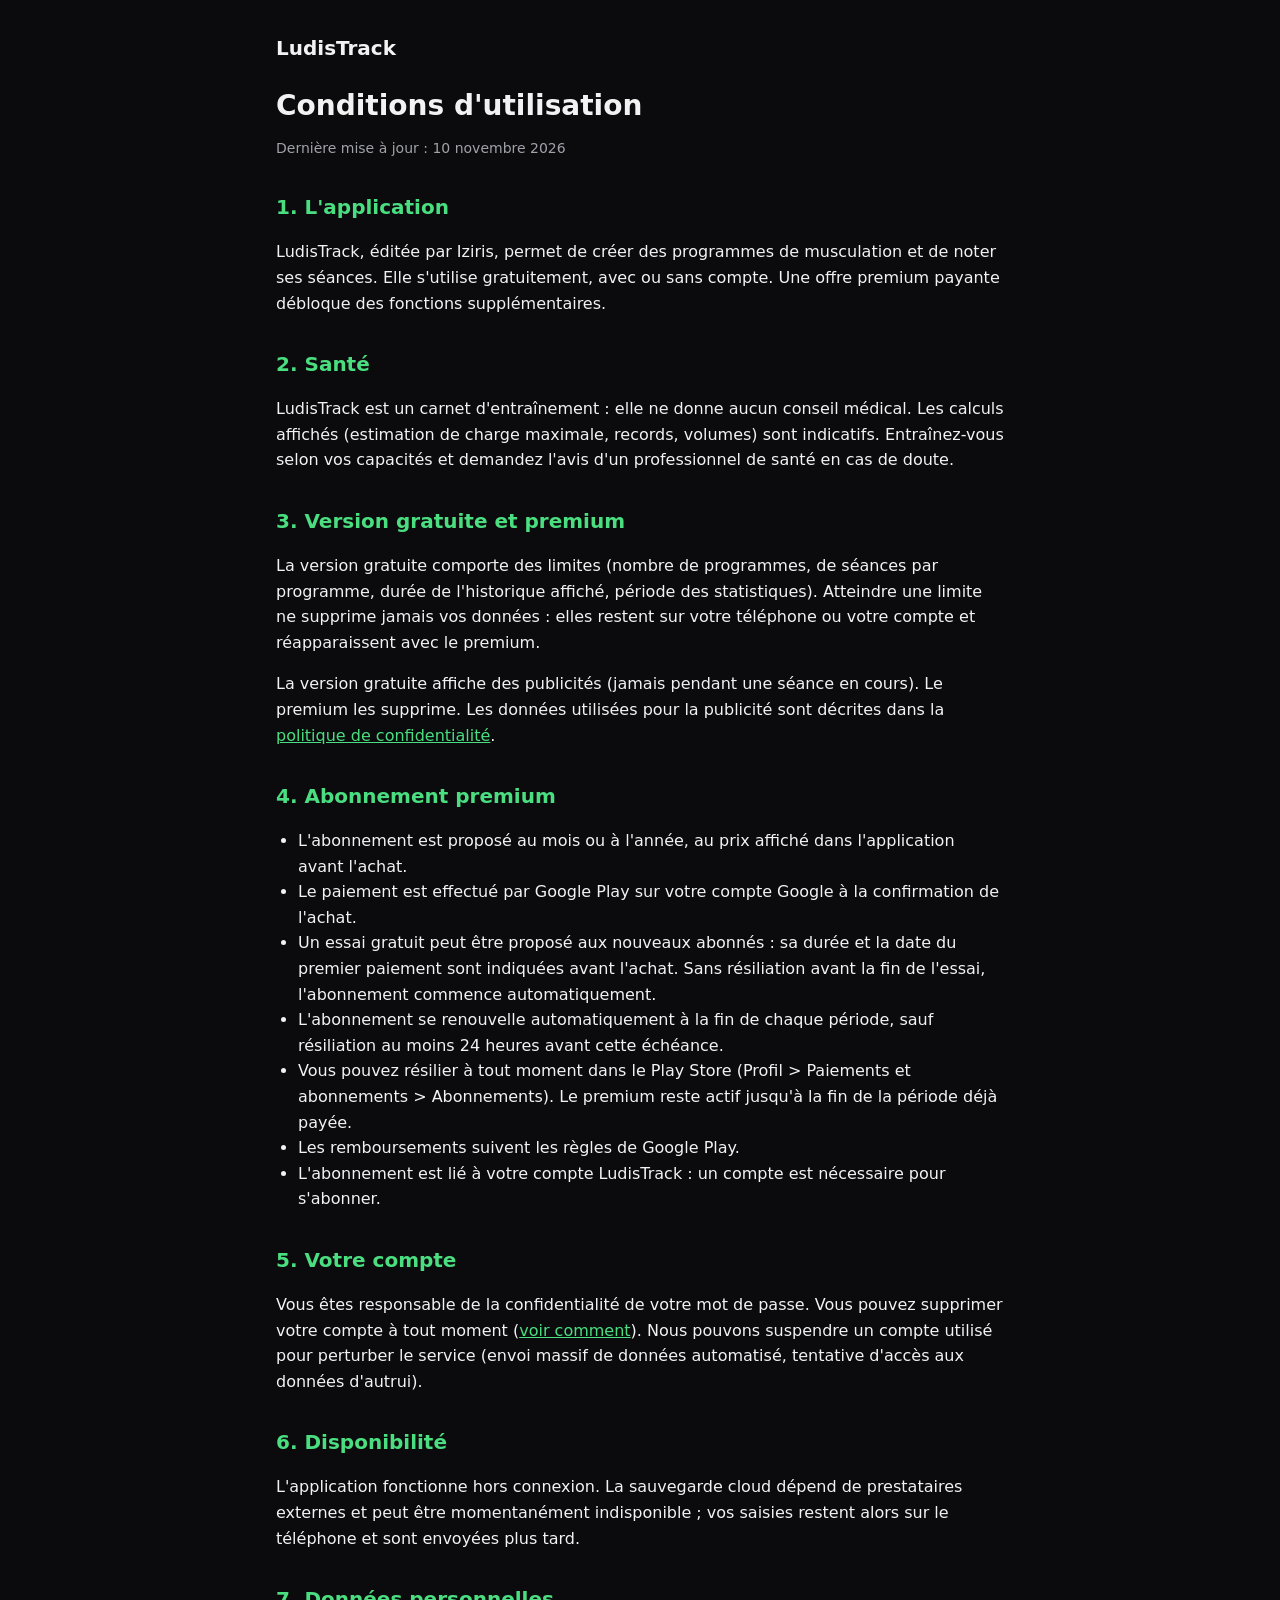
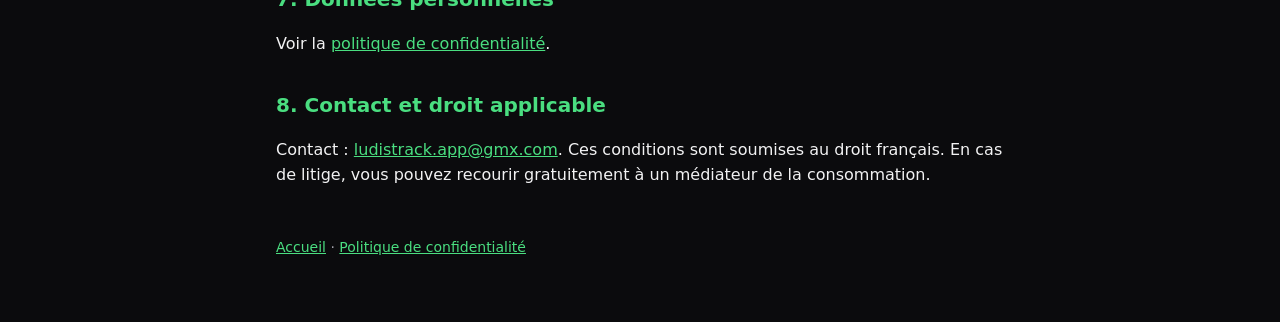
<file: conditions.html>
<!doctype html>
<html lang="fr">
<head>
  <meta charset="utf-8">
  <meta name="viewport" content="width=device-width, initial-scale=1">
  <title>Conditions d'utilisation – LudisTrack</title>
  <link rel="stylesheet" href="style.css">
</head>
<body>
<main>
  <header><a href="index.html">LudisTrack</a></header>
  <h1>Conditions d'utilisation</h1>
  <p class="muted">Dernière mise à jour : 10 novembre 2026</p>

  <h2>1. L'application</h2>
  <p>LudisTrack, éditée par Iziris, permet de créer des programmes de musculation et de noter ses
    séances. Elle s'utilise gratuitement, avec ou sans compte. Une offre premium payante débloque des fonctions
    supplémentaires.</p>

  <h2>2. Santé</h2>
  <p>LudisTrack est un carnet d'entraînement : elle ne donne aucun conseil médical. Les calculs affichés
    (estimation de charge maximale, records, volumes) sont indicatifs. Entraînez-vous selon vos capacités et
    demandez l'avis d'un professionnel de santé en cas de doute.</p>

  <h2>3. Version gratuite et premium</h2>
  <p>La version gratuite comporte des limites (nombre de programmes, de séances par programme, durée de l'historique
    affiché, période des statistiques). Atteindre une limite ne supprime jamais vos données : elles restent sur
    votre téléphone ou votre compte et réapparaissent avec le premium.</p>
  <p>La version gratuite affiche des publicités (jamais pendant une séance en cours). Le premium les supprime.
    Les données utilisées pour la publicité sont décrites dans la <a href="confidentialite.html">politique de
    confidentialité</a>.</p>

  <h2>4. Abonnement premium</h2>
  <ul>
    <li>L'abonnement est proposé au mois ou à l'année, au prix affiché dans l'application avant l'achat.</li>
    <li>Le paiement est effectué par Google Play sur votre compte Google à la confirmation de l'achat.</li>
    <li>Un essai gratuit peut être proposé aux nouveaux abonnés : sa durée et la date du premier paiement sont
      indiquées avant l'achat. Sans résiliation avant la fin de l'essai, l'abonnement commence automatiquement.</li>
    <li>L'abonnement se renouvelle automatiquement à la fin de chaque période, sauf résiliation au moins 24 heures
      avant cette échéance.</li>
    <li>Vous pouvez résilier à tout moment dans le Play Store (Profil &gt; Paiements et abonnements &gt;
      Abonnements). Le premium reste actif jusqu'à la fin de la période déjà payée.</li>
    <li>Les remboursements suivent les règles de Google Play.</li>
    <li>L'abonnement est lié à votre compte LudisTrack : un compte est nécessaire pour s'abonner.</li>
  </ul>

  <h2>5. Votre compte</h2>
  <p>Vous êtes responsable de la confidentialité de votre mot de passe. Vous pouvez supprimer votre compte à tout
    moment (<a href="suppression-compte.html">voir comment</a>). Nous pouvons suspendre un compte utilisé pour
    perturber le service (envoi massif de données automatisé, tentative d'accès aux données d'autrui).</p>

  <h2>6. Disponibilité</h2>
  <p>L'application fonctionne hors connexion. La sauvegarde cloud dépend de prestataires externes et peut être
    momentanément indisponible ; vos saisies restent alors sur le téléphone et sont envoyées plus tard.</p>

  <h2>7. Données personnelles</h2>
  <p>Voir la <a href="confidentialite.html">politique de confidentialité</a>.</p>

  <h2>8. Contact et droit applicable</h2>
  <p>Contact : <a href="mailto:ludistrack.app@gmx.com">ludistrack.app@gmx.com</a>. Ces conditions sont soumises au droit
    français. En cas de litige, vous pouvez recourir gratuitement à un médiateur de la consommation.</p>

  <footer><a href="index.html">Accueil</a> · <a href="confidentialite.html">Politique de confidentialité</a></footer>
</main>
</body>
</html>
</file>
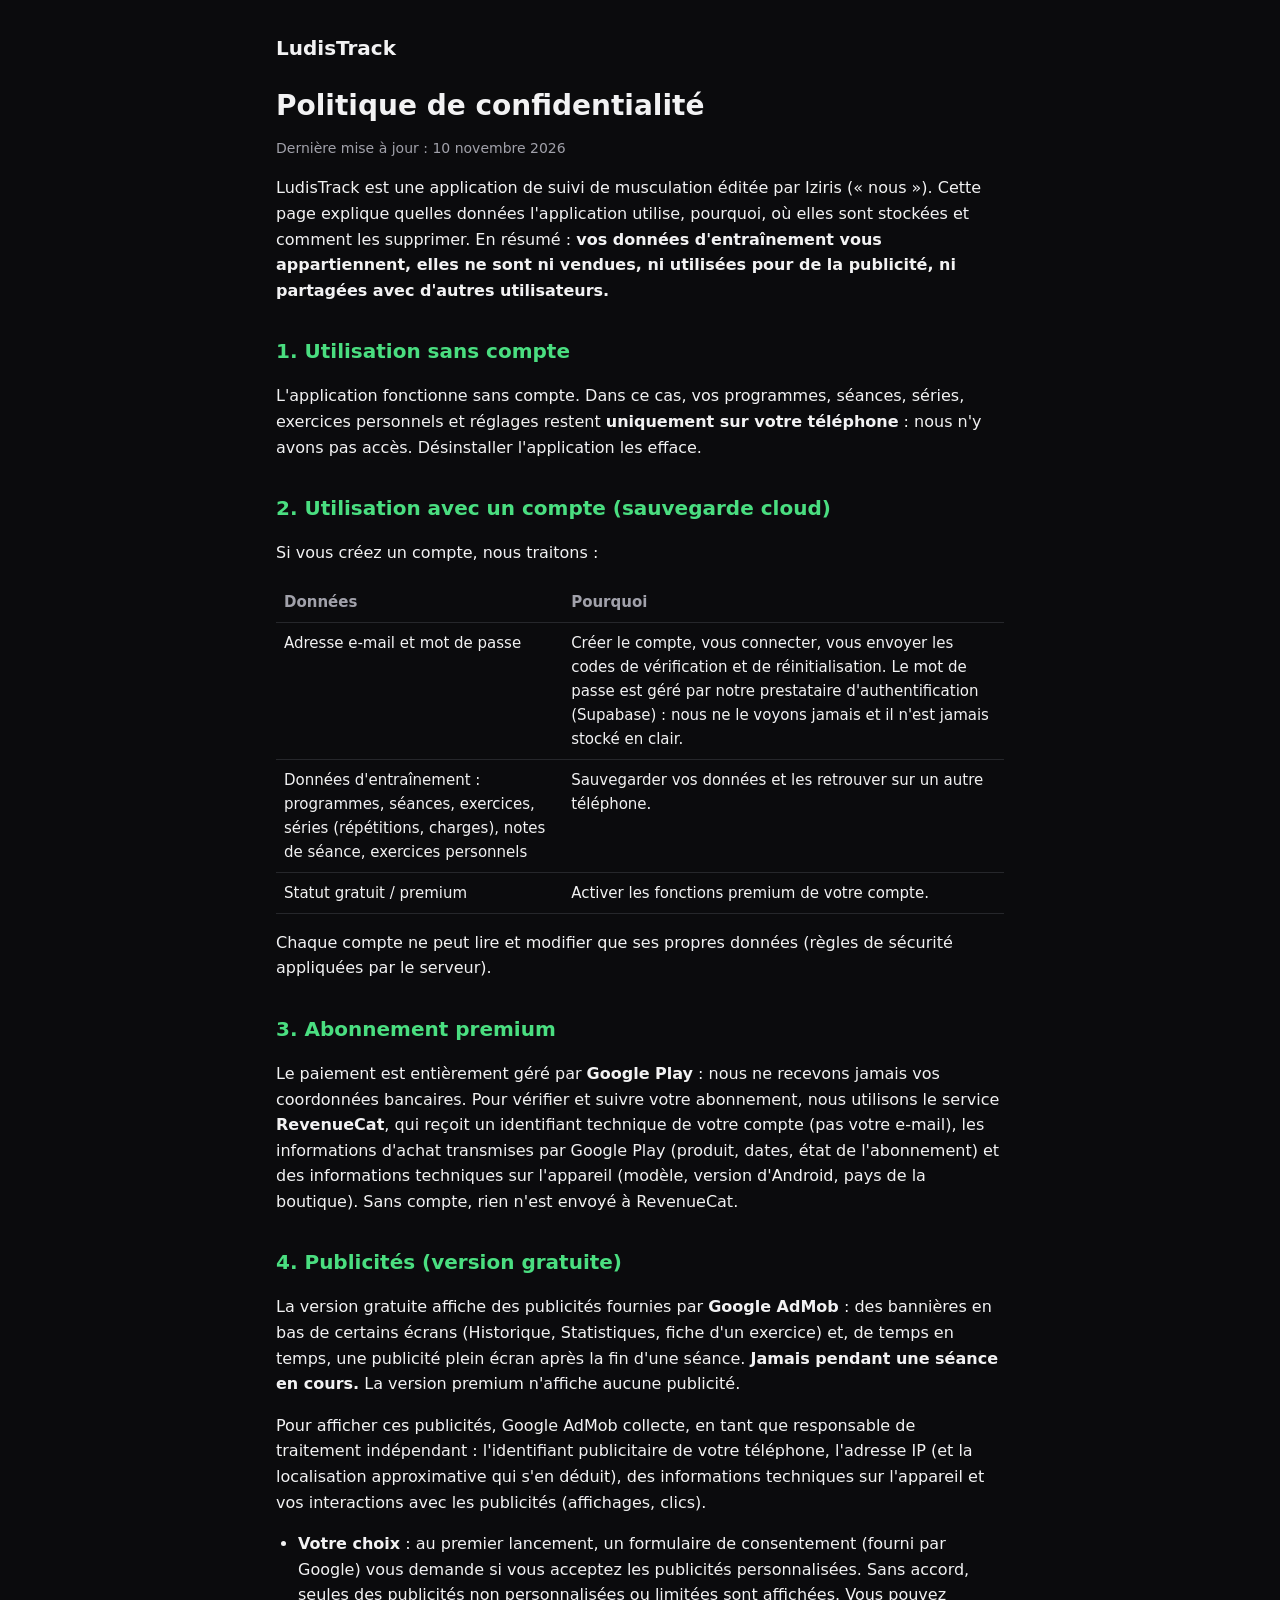
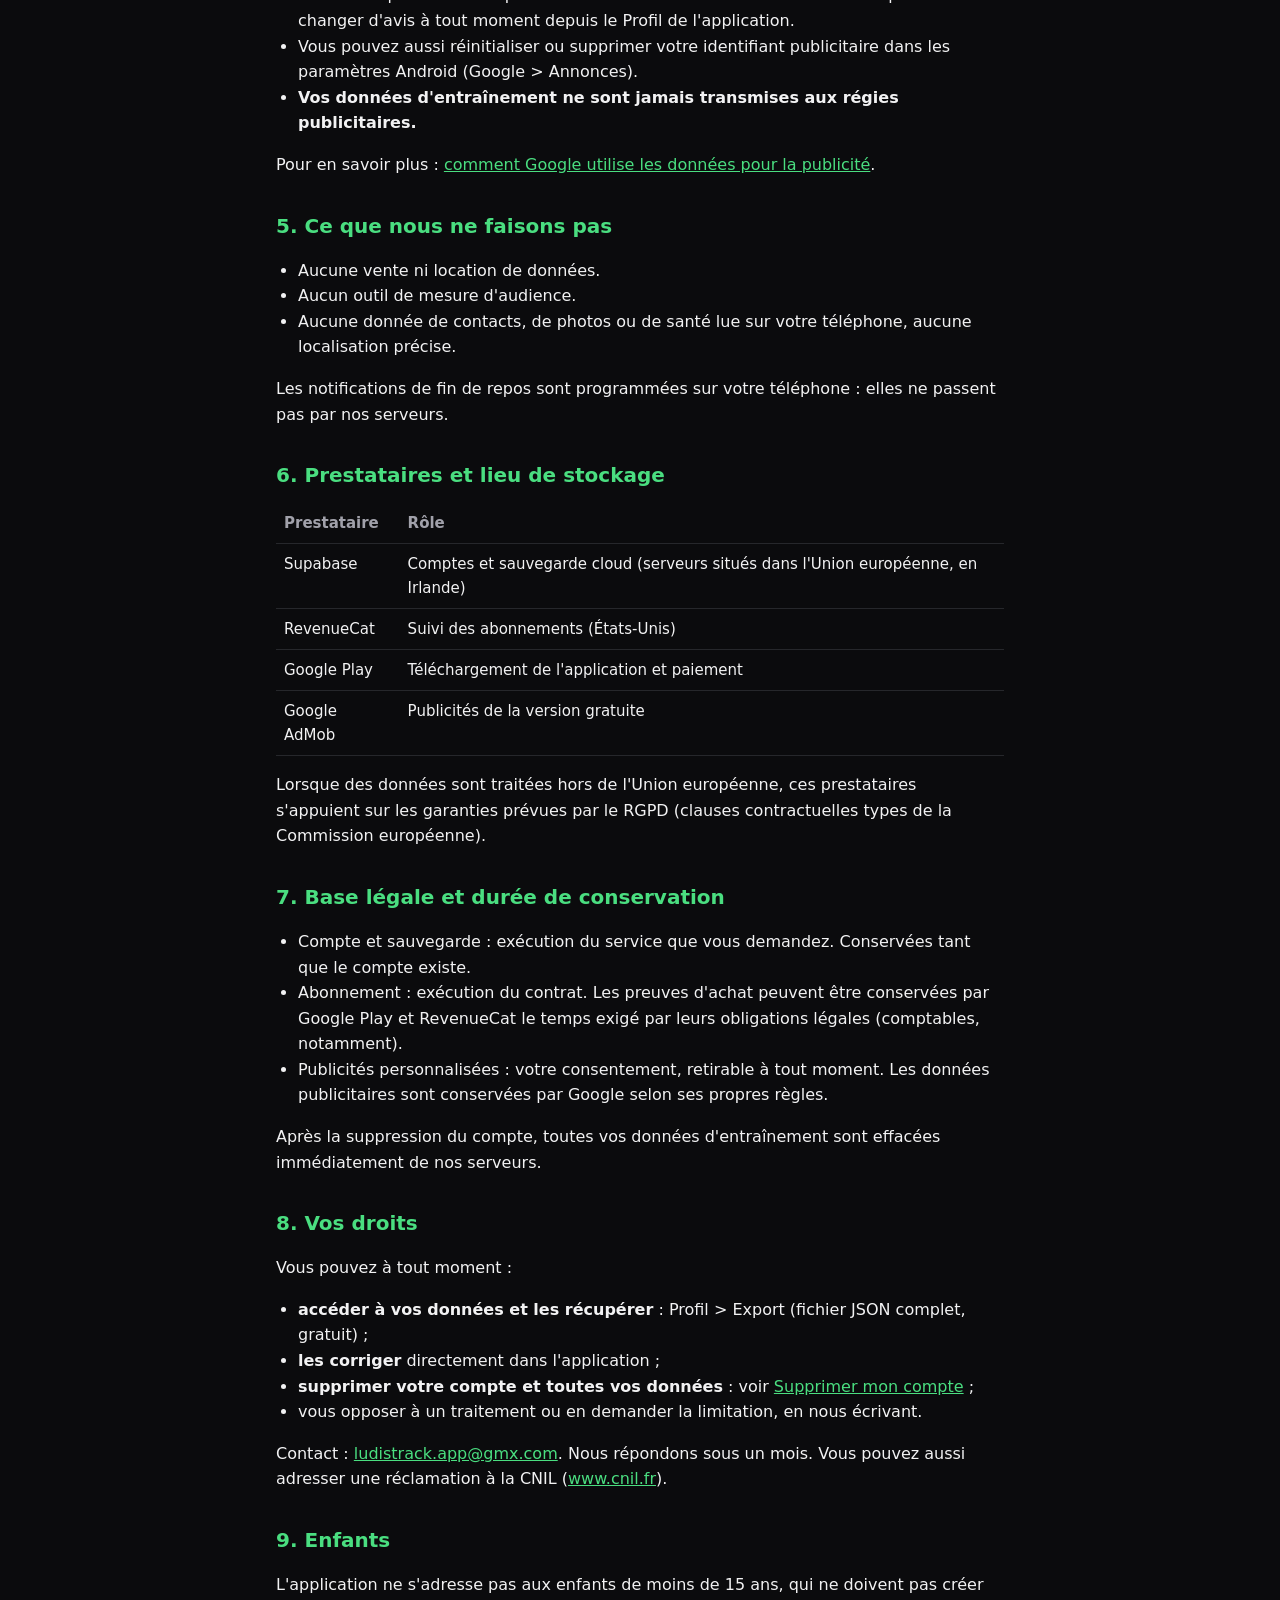
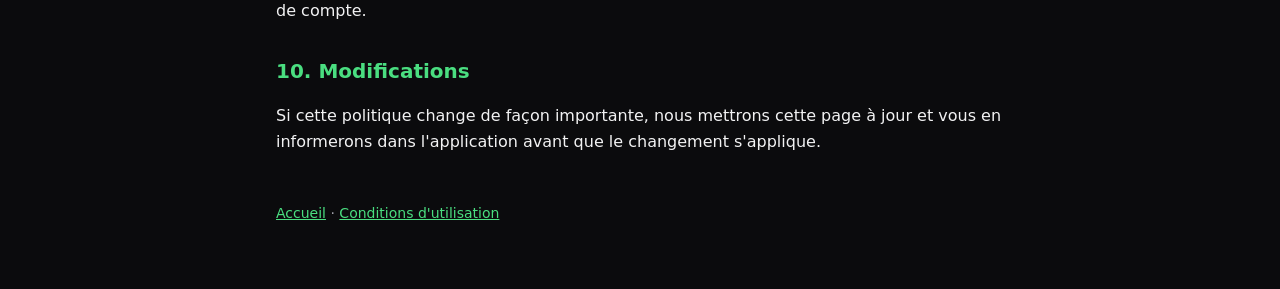
<file: confidentialite.html>
<!doctype html>
<html lang="fr">
<head>
  <meta charset="utf-8">
  <meta name="viewport" content="width=device-width, initial-scale=1">
  <title>Confidentialité – LudisTrack</title>
  <link rel="stylesheet" href="style.css">
</head>
<body>
<main>
  <header><a href="index.html">LudisTrack</a></header>
  <h1>Politique de confidentialité</h1>
  <p class="muted">Dernière mise à jour : 10 novembre 2026</p>

  <p>LudisTrack est une application de suivi de musculation éditée par Iziris
    (« nous »). Cette page explique quelles données l'application utilise, pourquoi, où elles sont stockées
    et comment les supprimer. En résumé : <strong>vos données d'entraînement vous appartiennent, elles ne sont
    ni vendues, ni utilisées pour de la publicité, ni partagées avec d'autres utilisateurs.</strong></p>

  <h2>1. Utilisation sans compte</h2>
  <p>L'application fonctionne sans compte. Dans ce cas, vos programmes, séances, séries, exercices
    personnels et réglages restent <strong>uniquement sur votre téléphone</strong> : nous n'y avons pas accès.
    Désinstaller l'application les efface.</p>

  <h2>2. Utilisation avec un compte (sauvegarde cloud)</h2>
  <p>Si vous créez un compte, nous traitons :</p>
  <table>
    <thead><tr><th>Données</th><th>Pourquoi</th></tr></thead>
    <tbody>
      <tr><td>Adresse e-mail et mot de passe</td>
        <td>Créer le compte, vous connecter, vous envoyer les codes de vérification et de réinitialisation.
          Le mot de passe est géré par notre prestataire d'authentification (Supabase) : nous ne le voyons jamais
          et il n'est jamais stocké en clair.</td></tr>
      <tr><td>Données d'entraînement : programmes, séances, exercices, séries (répétitions, charges),
          notes de séance, exercices personnels</td>
        <td>Sauvegarder vos données et les retrouver sur un autre téléphone.</td></tr>
      <tr><td>Statut gratuit / premium</td>
        <td>Activer les fonctions premium de votre compte.</td></tr>
    </tbody>
  </table>
  <p>Chaque compte ne peut lire et modifier que ses propres données (règles de sécurité appliquées par le serveur).</p>

  <h2>3. Abonnement premium</h2>
  <p>Le paiement est entièrement géré par <strong>Google Play</strong> : nous ne recevons jamais vos
    coordonnées bancaires. Pour vérifier et suivre votre abonnement, nous utilisons le service
    <strong>RevenueCat</strong>, qui reçoit un identifiant technique de votre compte (pas votre e-mail), les
    informations d'achat transmises par Google Play (produit, dates, état de l'abonnement) et des informations
    techniques sur l'appareil (modèle, version d'Android, pays de la boutique).
    Sans compte, rien n'est envoyé à RevenueCat.</p>

  <h2>4. Publicités (version gratuite)</h2>
  <p>La version gratuite affiche des publicités fournies par <strong>Google AdMob</strong> : des bannières en bas
    de certains écrans (Historique, Statistiques, fiche d'un exercice) et, de temps en temps, une publicité plein
    écran après la fin d'une séance. <strong>Jamais pendant une séance en cours.</strong> La version premium
    n'affiche aucune publicité.</p>
  <p>Pour afficher ces publicités, Google AdMob collecte, en tant que responsable de traitement indépendant :
    l'identifiant publicitaire de votre téléphone, l'adresse IP (et la localisation approximative qui s'en déduit),
    des informations techniques sur l'appareil et vos interactions avec les publicités (affichages, clics).</p>
  <ul>
    <li><strong>Votre choix</strong> : au premier lancement, un formulaire de consentement (fourni par Google) vous
      demande si vous acceptez les publicités personnalisées. Sans accord, seules des publicités non personnalisées
      ou limitées sont affichées. Vous pouvez changer d'avis à tout moment depuis le Profil de l'application.</li>
    <li>Vous pouvez aussi réinitialiser ou supprimer votre identifiant publicitaire dans les paramètres Android
      (Google &gt; Annonces).</li>
    <li><strong>Vos données d'entraînement ne sont jamais transmises aux régies publicitaires.</strong></li>
  </ul>
  <p>Pour en savoir plus : <a href="https://policies.google.com/technologies/ads?hl=fr">comment Google utilise
    les données pour la publicité</a>.</p>

  <h2>5. Ce que nous ne faisons pas</h2>
  <ul>
    <li>Aucune vente ni location de données.</li>
    <li>Aucun outil de mesure d'audience.</li>
    <li>Aucune donnée de contacts, de photos ou de santé lue sur votre téléphone, aucune localisation précise.</li>
  </ul>
  <p>Les notifications de fin de repos sont programmées sur votre téléphone : elles ne passent pas par nos serveurs.</p>

  <h2>6. Prestataires et lieu de stockage</h2>
  <table>
    <thead><tr><th>Prestataire</th><th>Rôle</th></tr></thead>
    <tbody>
      <tr><td>Supabase</td><td>Comptes et sauvegarde cloud (serveurs situés dans l'Union européenne, en Irlande)</td></tr>
      <tr><td>RevenueCat</td><td>Suivi des abonnements (États-Unis)</td></tr>
      <tr><td>Google Play</td><td>Téléchargement de l'application et paiement</td></tr>
      <tr><td>Google AdMob</td><td>Publicités de la version gratuite</td></tr>
    </tbody>
  </table>
  <p>Lorsque des données sont traitées hors de l'Union européenne, ces prestataires s'appuient sur les
    garanties prévues par le RGPD (clauses contractuelles types de la Commission européenne).</p>

  <h2>7. Base légale et durée de conservation</h2>
  <ul>
    <li>Compte et sauvegarde : exécution du service que vous demandez. Conservées tant que le compte existe.</li>
    <li>Abonnement : exécution du contrat. Les preuves d'achat peuvent être conservées par Google Play et
      RevenueCat le temps exigé par leurs obligations légales (comptables, notamment).</li>
    <li>Publicités personnalisées : votre consentement, retirable à tout moment. Les données publicitaires sont
      conservées par Google selon ses propres règles.</li>
  </ul>
  <p>Après la suppression du compte, toutes vos données d'entraînement sont effacées immédiatement de nos serveurs.</p>

  <h2>8. Vos droits</h2>
  <p>Vous pouvez à tout moment :</p>
  <ul>
    <li><strong>accéder à vos données et les récupérer</strong> : Profil &gt; Export (fichier JSON complet, gratuit) ;</li>
    <li><strong>les corriger</strong> directement dans l'application ;</li>
    <li><strong>supprimer votre compte et toutes vos données</strong> : voir
      <a href="suppression-compte.html">Supprimer mon compte</a> ;</li>
    <li>vous opposer à un traitement ou en demander la limitation, en nous écrivant.</li>
  </ul>
  <p>Contact : <a href="mailto:ludistrack.app@gmx.com">ludistrack.app@gmx.com</a>. Nous répondons sous un mois.
    Vous pouvez aussi adresser une réclamation à la CNIL (<a href="https://www.cnil.fr">www.cnil.fr</a>).</p>

  <h2>9. Enfants</h2>
  <p>L'application ne s'adresse pas aux enfants de moins de 15 ans, qui ne doivent pas créer de compte.</p>

  <h2>10. Modifications</h2>
  <p>Si cette politique change de façon importante, nous mettrons cette page à jour et vous en informerons dans
    l'application avant que le changement s'applique.</p>

  <footer><a href="index.html">Accueil</a> · <a href="conditions.html">Conditions d'utilisation</a></footer>
</main>
</body>
</html>
</file>
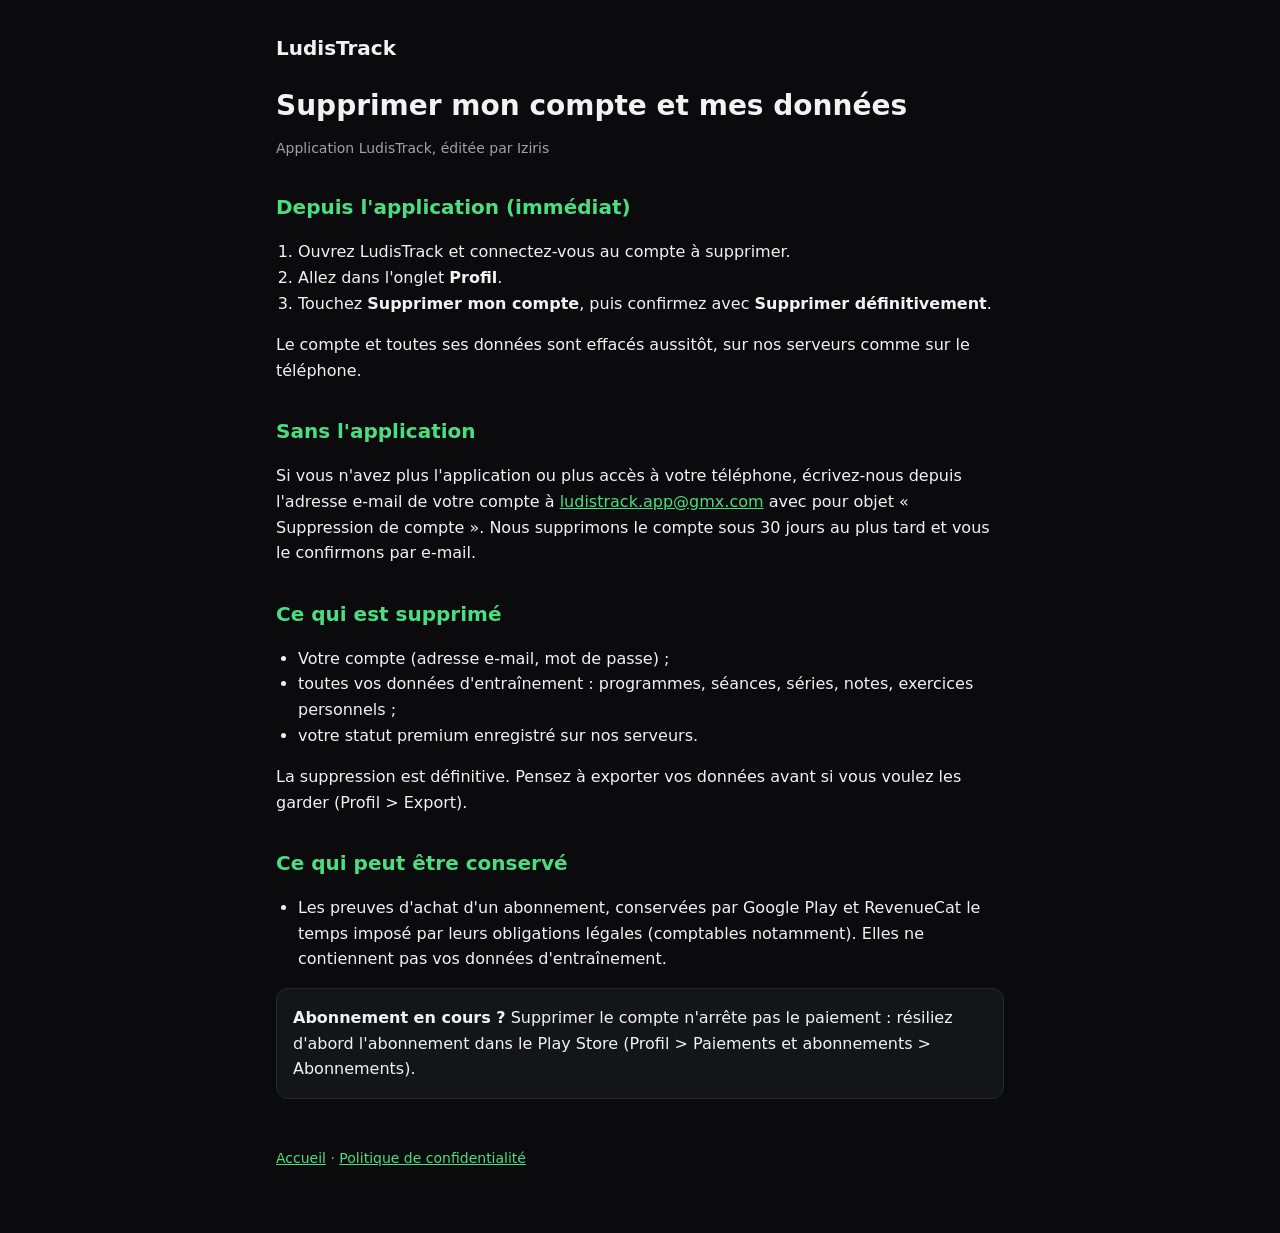
<file: suppression-compte.html>
<!doctype html>
<html lang="fr">
<head>
  <meta charset="utf-8">
  <meta name="viewport" content="width=device-width, initial-scale=1">
  <title>Supprimer mon compte – LudisTrack</title>
  <link rel="stylesheet" href="style.css">
</head>
<body>
<main>
  <header><a href="index.html">LudisTrack</a></header>
  <h1>Supprimer mon compte et mes données</h1>
  <p class="muted">Application LudisTrack, éditée par Iziris</p>

  <h2>Depuis l'application (immédiat)</h2>
  <ol>
    <li>Ouvrez LudisTrack et connectez-vous au compte à supprimer.</li>
    <li>Allez dans l'onglet <strong>Profil</strong>.</li>
    <li>Touchez <strong>Supprimer mon compte</strong>, puis confirmez avec <strong>Supprimer définitivement</strong>.</li>
  </ol>
  <p>Le compte et toutes ses données sont effacés aussitôt, sur nos serveurs comme sur le téléphone.</p>

  <h2>Sans l'application</h2>
  <p>Si vous n'avez plus l'application ou plus accès à votre téléphone, écrivez-nous depuis l'adresse e-mail de
    votre compte à <a href="mailto:ludistrack.app@gmx.com?subject=Suppression%20de%20compte%20LudisTrack">ludistrack.app@gmx.com</a>
    avec pour objet « Suppression de compte ». Nous supprimons le compte sous 30 jours au plus tard et vous le confirmons
    par e-mail.</p>

  <h2>Ce qui est supprimé</h2>
  <ul>
    <li>Votre compte (adresse e-mail, mot de passe) ;</li>
    <li>toutes vos données d'entraînement : programmes, séances, séries, notes, exercices personnels ;</li>
    <li>votre statut premium enregistré sur nos serveurs.</li>
  </ul>
  <p>La suppression est définitive. Pensez à exporter vos données avant si vous voulez les garder
    (Profil &gt; Export).</p>

  <h2>Ce qui peut être conservé</h2>
  <ul>
    <li>Les preuves d'achat d'un abonnement, conservées par Google Play et RevenueCat le temps imposé par leurs
      obligations légales (comptables notamment). Elles ne contiennent pas vos données d'entraînement.</li>
  </ul>

  <div class="card">
    <strong>Abonnement en cours ?</strong> Supprimer le compte n'arrête pas le paiement : résiliez d'abord
    l'abonnement dans le Play Store (Profil &gt; Paiements et abonnements &gt; Abonnements).
  </div>

  <footer><a href="index.html">Accueil</a> · <a href="confidentialite.html">Politique de confidentialité</a></footer>
</main>
</body>
</html>
</file>
<file: style.css>
/* Pages légales de LudisTrack (site statique, hébergé à part de l'app). Couleurs reprises du thème de l'app. */
:root {
  --bg: #0b0b0d;
  --surface: #141518;
  --text: #f2f2f3;
  --muted: #a1a1aa;
  --accent: #4ade80;
  --border: #26272b;
}
* { box-sizing: border-box; }
body {
  margin: 0;
  background: var(--bg);
  color: var(--text);
  font: 16px/1.6 system-ui, -apple-system, "Segoe UI", Roboto, sans-serif;
}
main { max-width: 760px; margin: 0 auto; padding: 32px 16px 64px; }
header { display: flex; align-items: center; gap: 12px; margin-bottom: 8px; }
header a { color: var(--text); text-decoration: none; font-weight: 700; font-size: 20px; }
h1 { font-size: 28px; line-height: 1.25; margin: 24px 0 4px; }
h2 { font-size: 20px; margin: 32px 0 8px; color: var(--accent); }
h3 { font-size: 17px; margin: 20px 0 4px; }
p, li { color: var(--text); }
.muted { color: var(--muted); font-size: 14px; }
a { color: var(--accent); }
ul, ol { padding-left: 22px; }
table { width: 100%; border-collapse: collapse; margin: 12px 0; font-size: 15px; }
th, td { text-align: left; vertical-align: top; padding: 8px; border-bottom: 1px solid var(--border); }
th { color: var(--muted); font-weight: 600; }
.card { background: var(--surface); border: 1px solid var(--border); border-radius: 12px; padding: 16px; margin: 16px 0; }
nav.links a { display: block; padding: 14px 16px; margin: 10px 0; background: var(--surface);
  border: 1px solid var(--border); border-radius: 12px; color: var(--text); text-decoration: none; }
nav.links a:hover { border-color: var(--accent); }
footer { margin-top: 48px; color: var(--muted); font-size: 14px; }
@media (max-width: 520px) { table, thead, tbody, tr, th, td { font-size: 14px; } }
</file>
